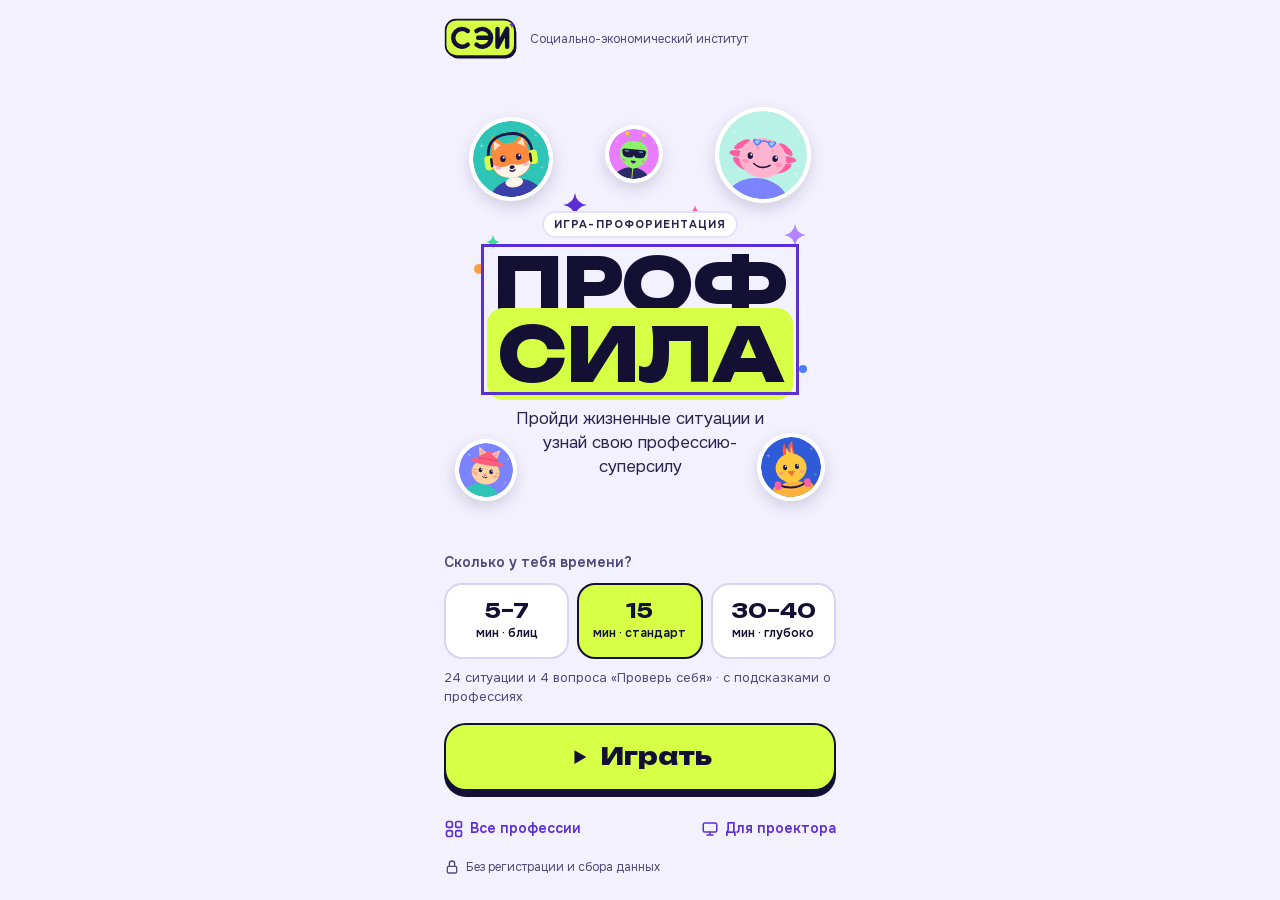
<file: game/index.html>
<!doctype html>
<html lang="ru">
<head>
<meta charset="utf-8">
<meta name="viewport" content="width=device-width, initial-scale=1, viewport-fit=cover">
<meta name="theme-color" content="#F4F1FF">
<meta name="description" content="ПРОФСИЛА — игра-профориентация СЭИ: пройди жизненные ситуации и узнай свою профессию-суперсилу.">
<title>ПРОФСИЛА · игра-профориентация СЭИ</title>
<link rel="icon" href="assets/logo-sei.svg" type="image/svg+xml">
<link rel="stylesheet" href="style.css?v=2026-10-29">
</head>
<body>
<main id="app"></main>
<noscript><p style="padding:24px;font-family:system-ui">Для игры нужен включённый JavaScript.</p></noscript>

<!-- Банк заданий: обычные скрипты, чтобы игра открывалась прямо с диска.
     ?v= — версия банка (bankVersion в content/directions.js): после правок поменяйте её здесь,
     чтобы браузеры игроков не смешали старые файлы с новыми. -->
<script src="config.js?v=2026-10-29"></script>
<script src="content/directions.js?v=2026-10-29"></script>
<script src="content/modes.js?v=2026-10-29"></script>
<script src="content/situations-1.js?v=2026-10-29"></script>
<script src="content/situations-2.js?v=2026-10-29"></script>
<script src="content/quick.js?v=2026-10-29"></script>
<script src="content/cases.js?v=2026-10-29"></script>
<script src="content/quiz.js?v=2026-10-29"></script>
<script src="js/engine.js?v=2026-10-29"></script>
<script src="js/vendor/qrcode.js?v=2026-10-29"></script>
<script src="js/qr.js?v=2026-10-29"></script>
<script src="js/app.js?v=2026-10-29"></script>
<script src="js/projector.js?v=2026-10-29"></script>
<script src="js/main.js?v=2026-10-29"></script>
</body>
</html>
</file>
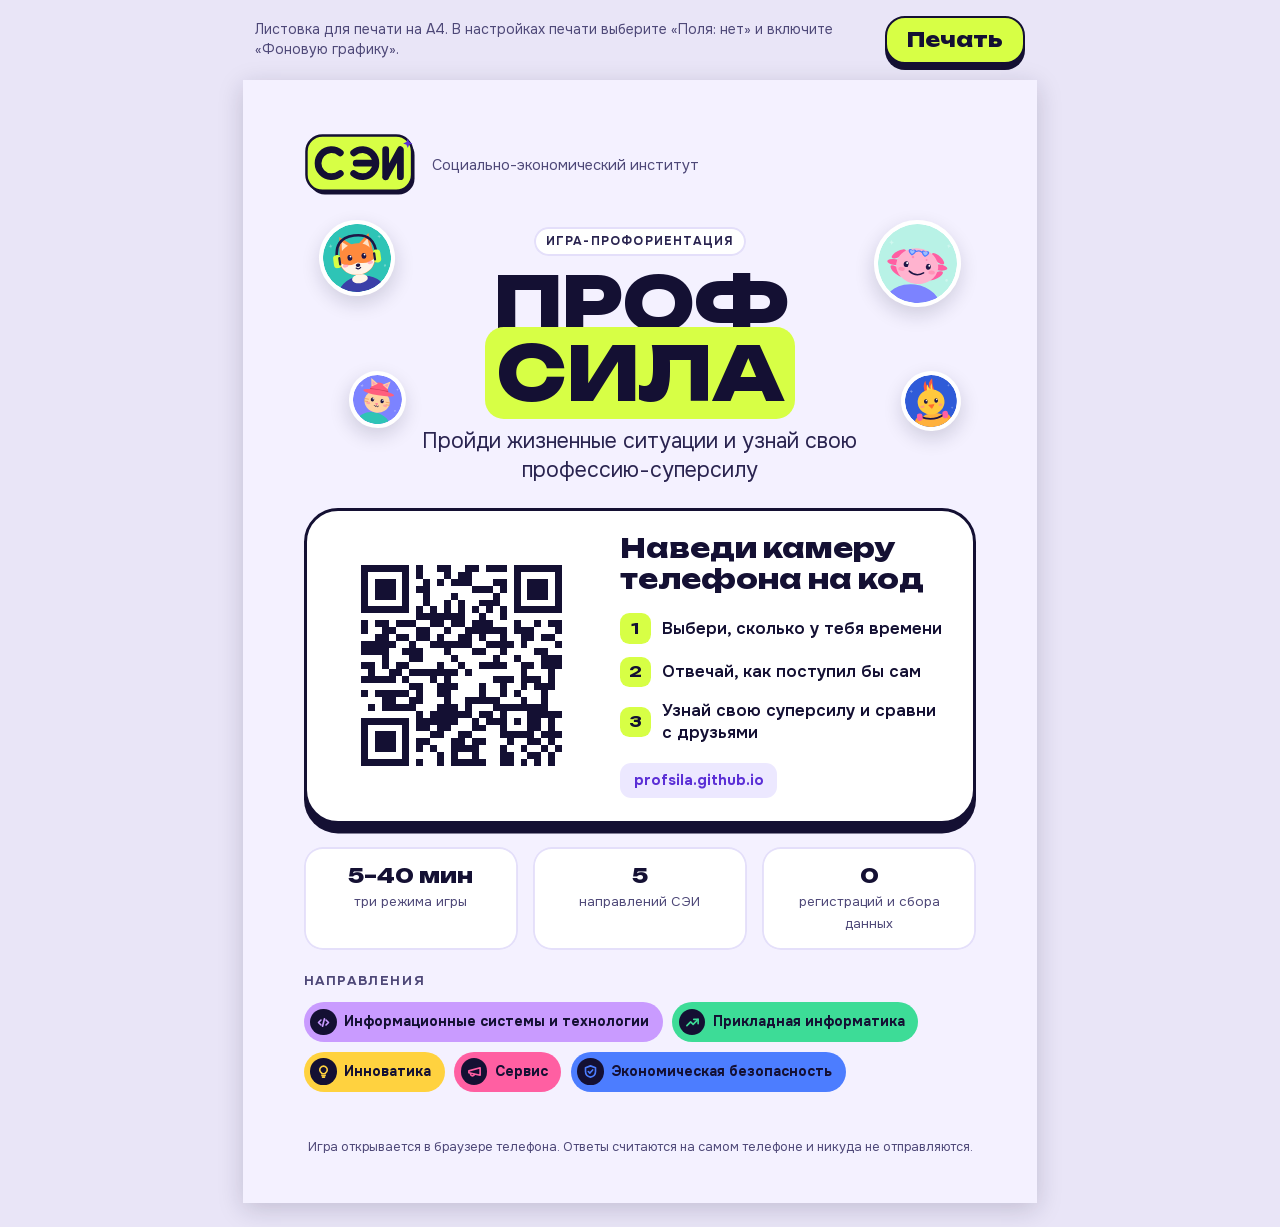
<file: game/flyer.html>
<!doctype html>
<html lang="ru">
<head>
<meta charset="utf-8">
<meta name="viewport" content="width=device-width, initial-scale=1">
<title>ПРОФСИЛА · листовка A4</title>
<link rel="icon" href="assets/logo-sei.svg" type="image/svg+xml">
<link rel="stylesheet" href="style.css?v=2026-10-29">
<style>
/* Листовка A4 с QR-кодом. Печать: Ctrl+P (⌘P на Mac), формат A4, поля «нет». */
@page { size: A4; margin: 0; }
html, body { background: #E9E5F7; }
* { -webkit-print-color-adjust: exact; print-color-adjust: exact; }
.toolbar { max-width: 210mm; margin: 16px auto; padding: 0 12px; display: flex; align-items: center; justify-content: space-between; gap: 16px; font-size: 14px; color: var(--muted); }
.toolbar .btn { width: auto; min-height: 48px; padding: 0 20px; flex-shrink: 0; }
.sheet {
  position: relative; overflow: hidden;
  width: 210mm; height: 297mm; margin: 0 auto 24px;
  padding: 14mm 16mm 12mm;
  background: var(--bg); color: var(--ink);
  display: flex; flex-direction: column; gap: 6mm;
  box-shadow: 0 6px 24px rgba(20,16,51,.18);
}
.f-brand { display: flex; align-items: center; gap: 4mm; font-size: 11pt; color: var(--muted); }
.f-brand img { width: 30mm; }
.f-hero { position: relative; text-align: center; padding-top: 2mm; }
.f-hero .badge-top { display: inline-block; font-size: 9pt; }
.f-title { font-family: var(--display); font-weight: 800; font-size: 56pt; line-height: .94; letter-spacing: -.02em; }
.f-title span { padding: 0 3mm; border-radius: 5mm; background: var(--lime); }
.f-lead { margin: 5mm auto 0; max-width: 130mm; font-size: 16pt; line-height: 1.35; color: var(--ink-2); }
.f-av { position: absolute; border-radius: 50%; border: 1.2mm solid #FFFFFF; box-shadow: 0 2mm 5mm rgba(20,16,51,.16); background: #FFFFFF; }
.f-qr { display: grid; grid-template-columns: 68mm minmax(0, 1fr); gap: 8mm; align-items: center; padding: 6mm 7mm; border-radius: 9mm; background: #FFFFFF; border: .9mm solid var(--ink); box-shadow: 0 2.5mm 0 var(--ink); }
.f-qr .code svg { width: 68mm; height: 68mm; display: block; }
.f-qr h2 { font-family: var(--display); font-weight: 800; font-size: 20pt; line-height: 1.15; }
.f-qr ol { list-style: none; padding: 0; margin-top: 5mm; display: flex; flex-direction: column; gap: 3.5mm; }
.f-qr li { display: flex; align-items: center; gap: 3mm; font-size: 12.5pt; font-weight: 600; line-height: 1.3; }
.f-qr li b { width: 8mm; height: 8mm; flex-shrink: 0; border-radius: 2.5mm; background: var(--lime); display: flex; align-items: center; justify-content: center; font-family: var(--display); font-size: 11pt; }
.f-url { margin-top: 5mm; display: inline-block; padding: 2mm 3.5mm; border-radius: 3mm; background: var(--plate); font-weight: 700; font-size: 11pt; color: var(--accent); white-space: nowrap; }
.f-facts { display: grid; grid-template-columns: repeat(3, minmax(0, 1fr)); gap: 4mm; }
.f-facts div { padding: 4mm; border-radius: 5mm; background: #FFFFFF; box-shadow: inset 0 0 0 .5mm var(--line); text-align: center; }
.f-facts b { display: block; font-family: var(--display); font-weight: 800; font-size: 15pt; }
.f-facts span { font-size: 10pt; color: var(--muted); }
.f-dirs p { font-size: 10pt; font-weight: 700; letter-spacing: .12em; text-transform: uppercase; color: var(--muted); margin-bottom: 3mm; }
.f-dirs ul { list-style: none; padding: 0; display: flex; flex-wrap: wrap; gap: 2.5mm; }
.f-dirs li { display: flex; align-items: center; gap: 2mm; padding: 1.8mm 3.5mm 1.8mm 1.8mm; border-radius: 99mm; font-size: 10.5pt; font-weight: 700; }
.f-dirs li i { width: 7mm; height: 7mm; border-radius: 50%; background: var(--ink); display: flex; align-items: center; justify-content: center; }
.f-foot { margin-top: auto; font-size: 9.5pt; color: var(--muted); text-align: center; }
@media print {
  html, body { background: #FFFFFF; }
  .toolbar { display: none; }
  .sheet { margin: 0; box-shadow: none; }
}
@media screen and (max-width: 820px) {
  .sheet { transform-origin: top left; }
}
</style>
</head>
<body>
<div class="toolbar">
  <p>Листовка для печати на A4. В настройках печати выберите «Поля: нет» и включите «Фоновую графику».</p>
  <button class="btn btn-cta press" onclick="window.print()">Печать</button>
</div>
<main class="sheet" id="sheet">
  <div class="f-brand"><img src="assets/logo-sei.svg" alt="СЭИ"><span>Социально-экономический институт</span></div>
  <div class="f-hero" id="hero">
    <p class="badge-top">игра-профориентация</p>
    <h1 class="f-title">ПРОФ<br><span>СИЛА</span></h1>
    <p class="f-lead">Пройди жизненные ситуации и узнай свою профессию-суперсилу</p>
  </div>
  <section class="f-qr">
    <div class="code" id="code"></div>
    <div>
      <h2>Наведи камеру телефона на код</h2>
      <ol>
        <li><b>1</b>Выбери, сколько у тебя времени</li>
        <li><b>2</b>Отвечай, как поступил бы сам</li>
        <li><b>3</b>Узнай свою суперсилу и сравни с друзьями</li>
      </ol>
      <p class="f-url" id="url"></p>
    </div>
  </section>
  <div class="f-facts">
    <div><b>5–40 мин</b><span>три режима игры</span></div>
    <div><b id="dir-n">5</b><span>направлений СЭИ</span></div>
    <div><b>0</b><span>регистраций и сбора данных</span></div>
  </div>
  <div class="f-dirs"><p>Направления</p><ul id="dirs"></ul></div>
  <p class="f-foot">Игра открывается в браузере телефона. Ответы считаются на самом телефоне и никуда не отправляются.</p>
</main>

<script src="config.js?v=2026-10-29"></script>
<script src="content/directions.js?v=2026-10-29"></script>
<script src="js/vendor/qrcode.js?v=2026-10-29"></script>
<script src="js/qr.js?v=2026-10-29"></script>
<script>
(function () {
  "use strict";
  var P = window.PROFSILA;
  var url = P.qr.playUrl();
  document.getElementById("code").innerHTML = url ? P.qr.svg(url, "QR-код со ссылкой на игру") : "<p>Укажите адрес игры в config.js</p>";
  document.getElementById("url").textContent = url ? P.qr.shortUrl(url) : "";

  document.getElementById("dir-n").textContent = P.directions.length;
  document.getElementById("dirs").innerHTML = P.directions.map(function (d) {
    var paths = [d.icon.a, d.icon.b, d.icon.c].filter(Boolean).map(function (p) { return "<path d=\"" + p + "\"></path>"; }).join("");
    return "<li style=\"background:" + d.color + "\"><i><svg width=\"15\" height=\"15\" viewBox=\"0 0 24 24\" fill=\"none\" stroke=\"" + d.color +
      "\" stroke-width=\"2.6\" stroke-linecap=\"round\" stroke-linejoin=\"round\" aria-hidden=\"true\">" + paths + "</svg></i>" + d.tab + "</li>";
  }).join("");

  // Аватары вокруг заголовка, как на стартовом экране игры.
  var hero = document.getElementById("hero");
  [[1, 20, "4mm", "0", -8], [10, 23, "auto", "0", 7, true], [4, 15, "12mm", "40mm", 10], [24, 16, "auto", "40mm", -6, true]].forEach(function (a) {
    var img = document.createElement("img");
    img.className = "f-av";
    img.alt = "";
    img.src = "avatars/a" + (a[0] < 10 ? "0" : "") + a[0] + ".svg";
    img.style.cssText = "width:" + a[1] + "mm;height:" + a[1] + "mm;top:" + a[3] + ";" + (a[5] ? "right:4mm" : "left:" + a[2]) + ";transform:rotate(" + a[4] + "deg)";
    hero.appendChild(img);
  });

  // На узком экране листовка уменьшается целиком, при печати — всегда A4.
  function fit() {
    var s = document.getElementById("sheet"), w = window.innerWidth, mm = 210 * 96 / 25.4;
    s.style.transform = w < mm + 24 ? "scale(" + ((w - 24) / mm) + ")" : "";
    s.style.marginLeft = w < mm + 24 ? "12px" : "";
    s.style.marginBottom = w < mm + 24 ? (-(1 - (w - 24) / mm) * 297 * 96 / 25.4 + 24) + "px" : "";
  }
  window.addEventListener("resize", fit);
  window.addEventListener("beforeprint", function () { var s = document.getElementById("sheet"); s.style.transform = ""; s.style.marginLeft = ""; s.style.marginBottom = ""; });
  window.addEventListener("afterprint", fit);
  fit();
})();
</script>
</body>
</html>
</file>
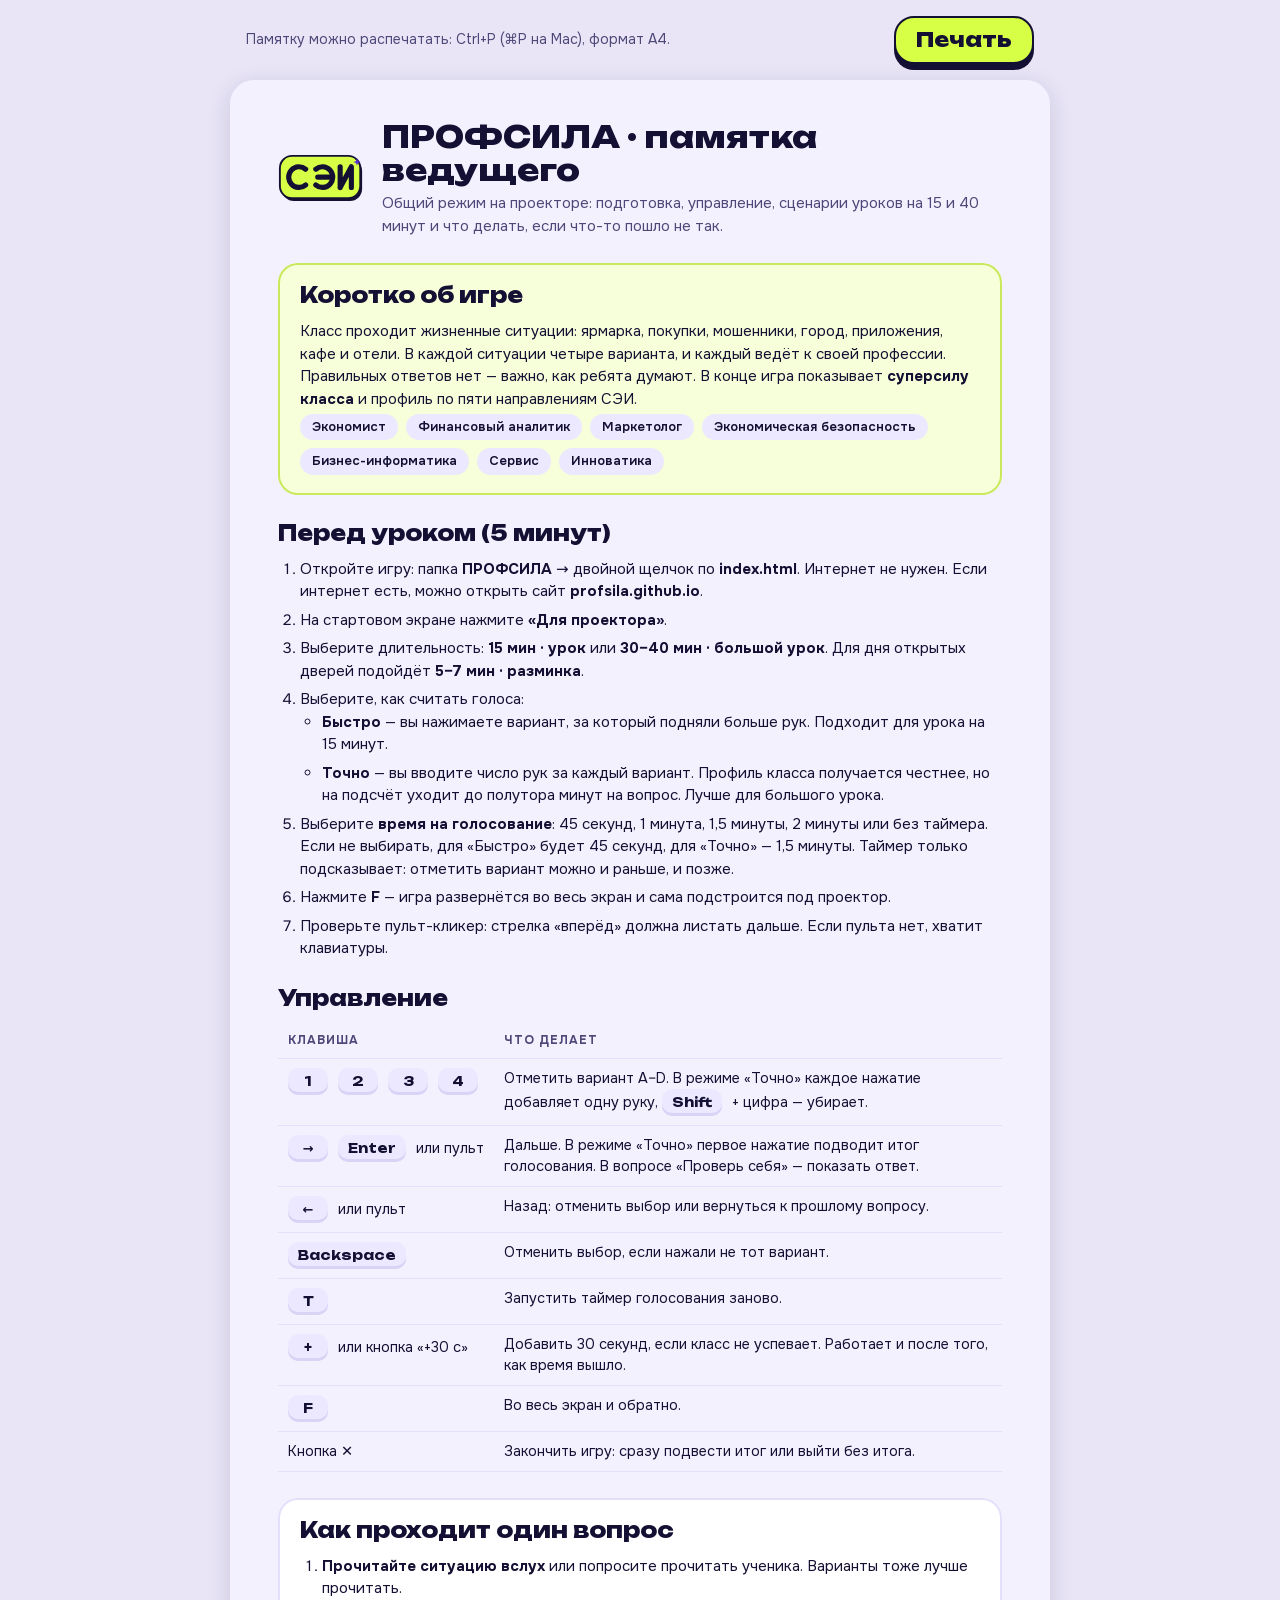
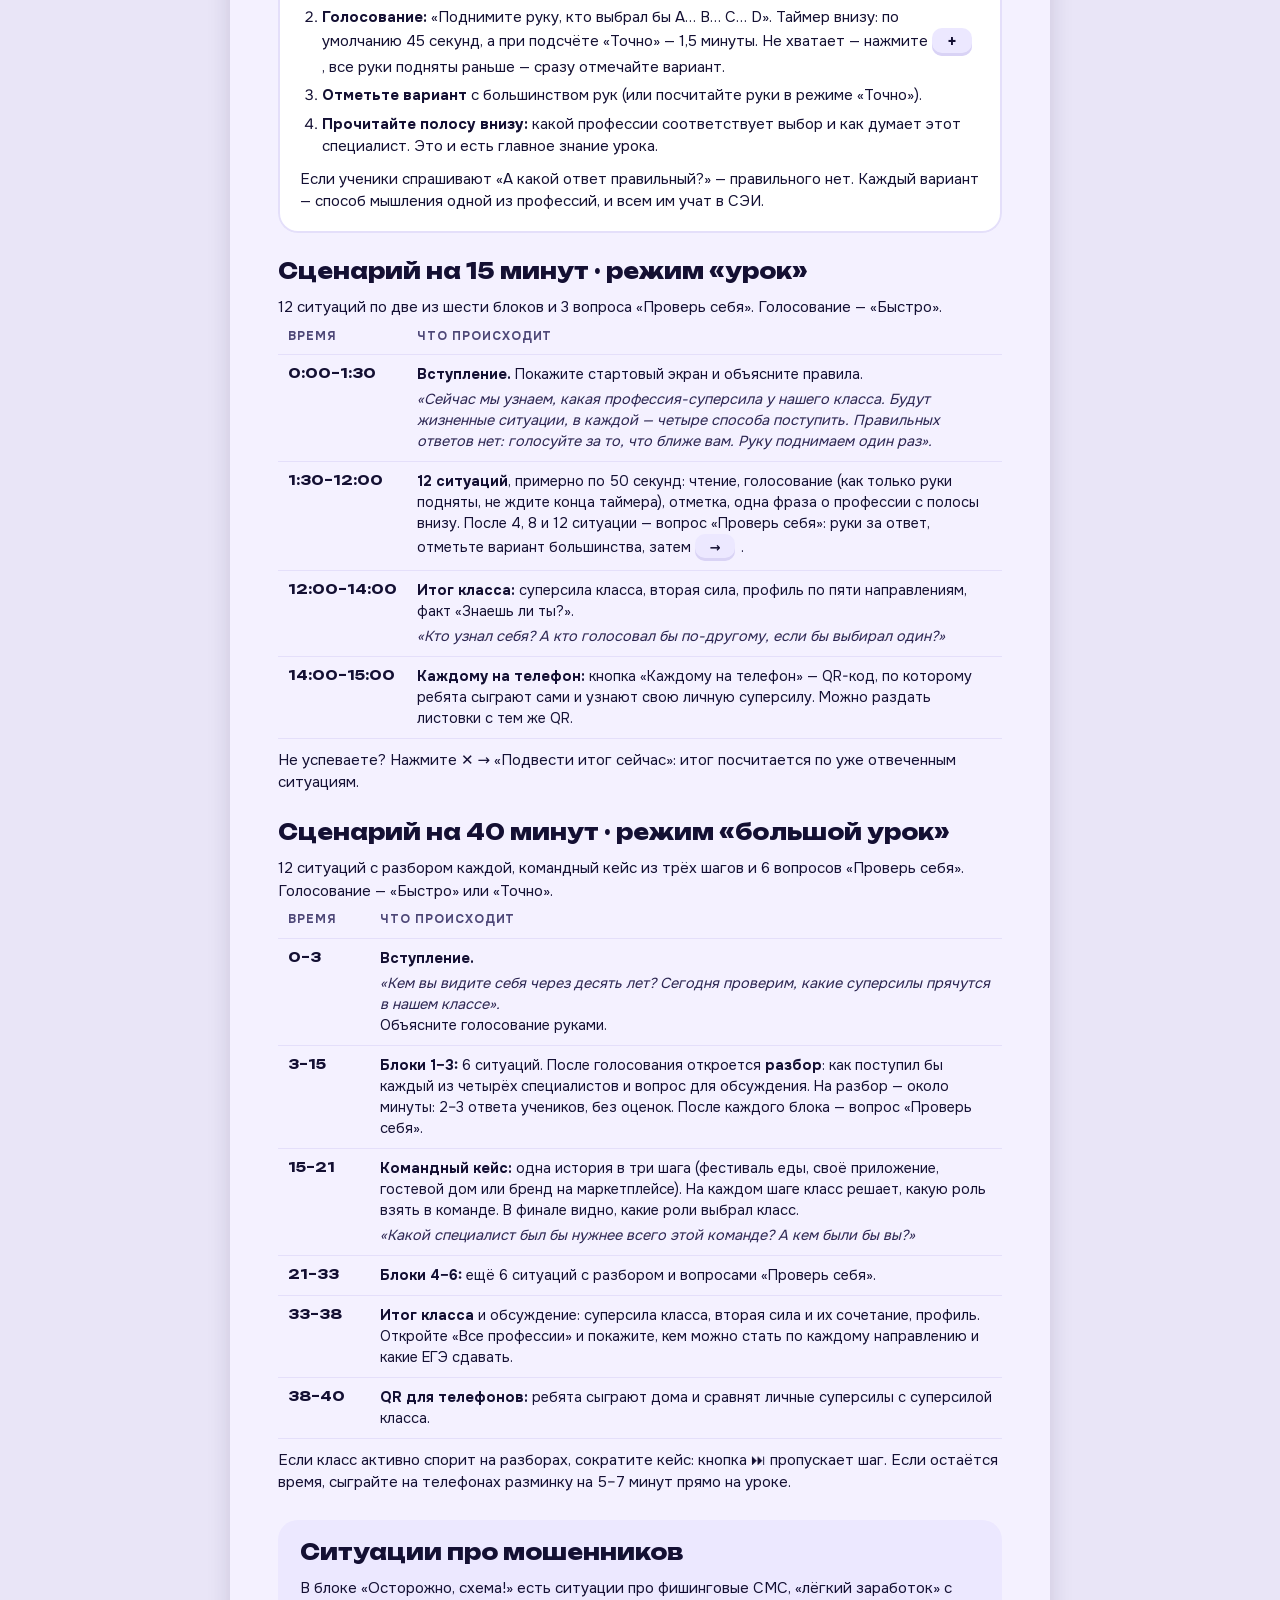
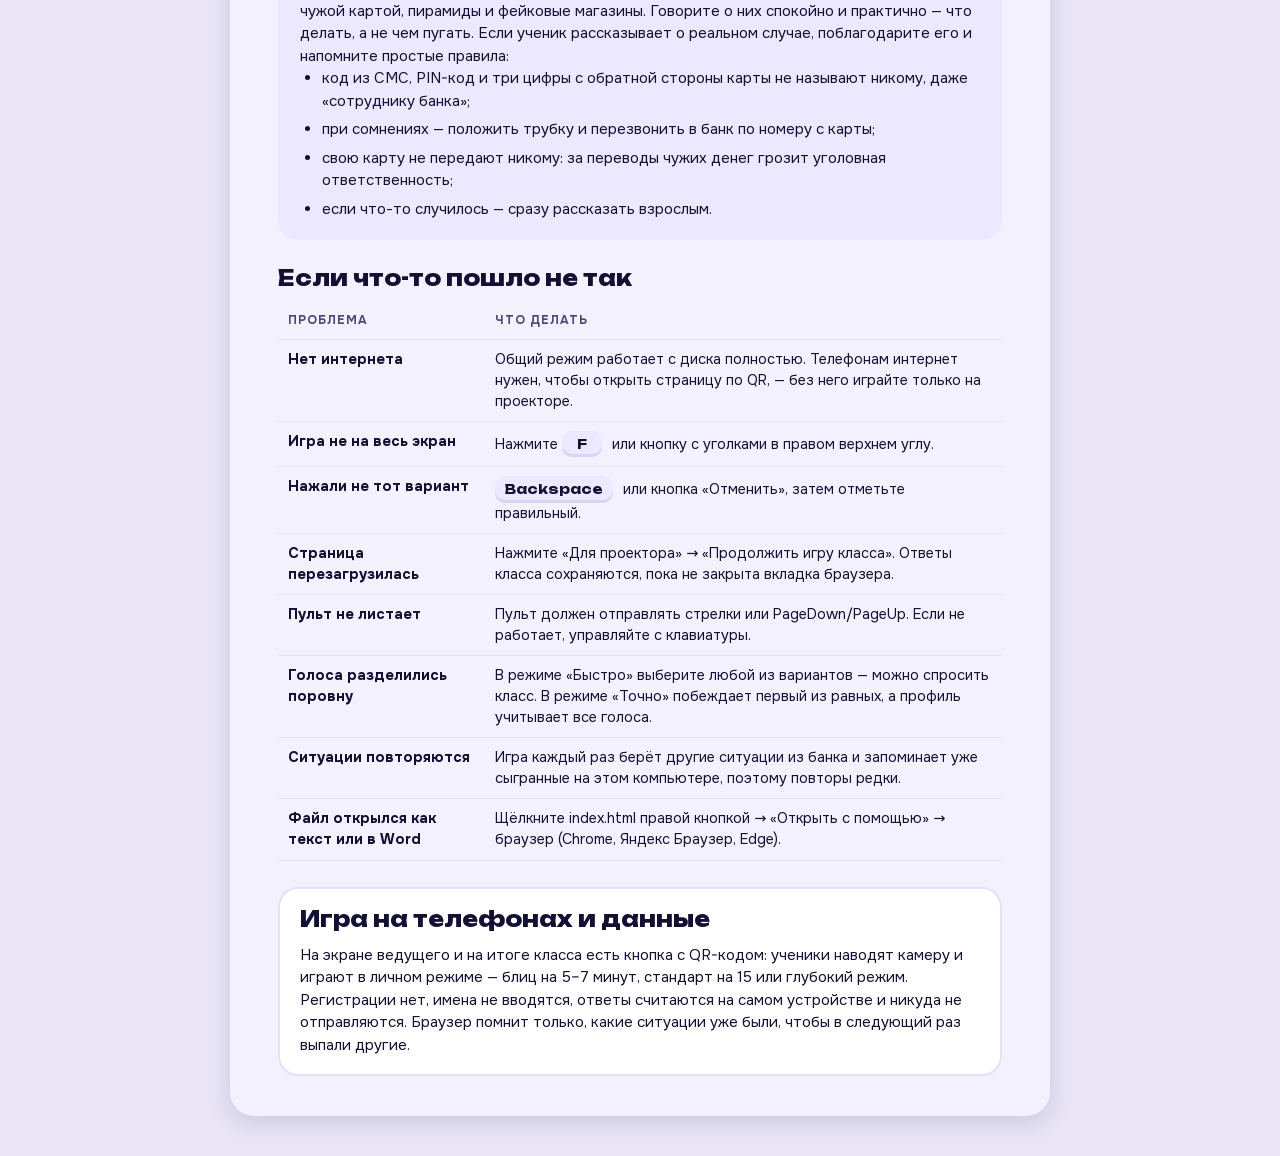
<file: game/host.html>
<!doctype html>
<html lang="ru">
<head>
<meta charset="utf-8">
<meta name="viewport" content="width=device-width, initial-scale=1">
<title>ПРОФСИЛА · памятка ведущего</title>
<link rel="icon" href="assets/logo-sei.svg" type="image/svg+xml">
<link rel="stylesheet" href="style.css?v=2026-10-29">
<style>
/* Памятка ведущего. Печать: Ctrl+P (⌘P на Mac), формат A4. */
@page { size: A4; margin: 14mm 14mm 12mm; }
html, body { background: #E9E5F7; }
* { -webkit-print-color-adjust: exact; print-color-adjust: exact; }
.toolbar { max-width: 820px; margin: 16px auto 0; padding: 0 16px; display: flex; align-items: center; justify-content: space-between; gap: 16px; font-size: 14px; color: var(--muted); }
.toolbar .btn { width: auto; min-height: 48px; padding: 0 20px; flex-shrink: 0; }
.doc { max-width: 820px; margin: 16px auto 40px; padding: 40px 48px; background: var(--bg); border-radius: 24px; box-shadow: 0 6px 24px rgba(20,16,51,.14); display: flex; flex-direction: column; gap: 26px; }
@media (max-width: 640px) { .doc { padding: 24px 18px; border-radius: 0; margin: 0; } }
.d-head { display: flex; align-items: center; gap: 18px; }
.d-head img { width: 86px; flex-shrink: 0; }
.d-head h1 { font-family: var(--display); font-weight: 800; font-size: 30px; line-height: 1.1; }
.d-head p { margin-top: 6px; font-size: 15px; color: var(--muted); line-height: 1.4; }
.doc h2 { font-family: var(--display); font-weight: 800; font-size: 21px; line-height: 1.2; margin-bottom: 12px; }
.doc h3 { font-family: var(--display); font-weight: 700; font-size: 16px; margin: 14px 0 8px; }
.doc p, .doc li { font-size: 15px; line-height: 1.5; }
.doc ol, .doc ul { padding-left: 22px; display: flex; flex-direction: column; gap: 6px; }
.box { padding: 20px 22px; border-radius: 20px; background: #FFFFFF; box-shadow: inset 0 0 0 2px var(--line); }
.box.lime { background: #F6FFD9; box-shadow: inset 0 0 0 2px #C9E85A; }
.box.plate { background: var(--plate); box-shadow: none; }
table { width: 100%; border-collapse: collapse; font-size: 14.5px; line-height: 1.45; }
th, td { text-align: left; vertical-align: top; padding: 9px 10px; border-bottom: 1px solid var(--line); }
th { font-size: 12px; font-weight: 700; letter-spacing: .08em; text-transform: uppercase; color: var(--muted); }
td.t { white-space: nowrap; font-family: var(--display); font-weight: 700; font-size: 13px; width: 92px; }
td.k { white-space: nowrap; width: 150px; }
kbd { font-size: 13px; }
.say { display: block; margin-top: 4px; color: var(--ink-2); font-style: italic; }
.pill-row { display: flex; flex-wrap: wrap; gap: 8px; margin-top: 4px; }
.pill-row span { padding: 4px 12px; border-radius: 999px; background: var(--plate); font-size: 13px; font-weight: 600; }
.page-break { break-before: page; }
.avoid { break-inside: avoid; }
tr { break-inside: avoid; }
h2 { break-after: avoid; }
@media print {
  html, body { background: #FFFFFF; }
  .toolbar { display: none; }
  .doc { max-width: none; margin: 0; padding: 0; background: #FFFFFF; border-radius: 0; box-shadow: none; gap: 18px; }
  .box { box-shadow: inset 0 0 0 1.5px var(--line); }
}
</style>
</head>
<body>
<div class="toolbar">
  <p>Памятку можно распечатать: Ctrl+P (⌘P на Mac), формат A4.</p>
  <button class="btn btn-cta press" onclick="window.print()">Печать</button>
</div>

<main class="doc">
  <header class="d-head">
    <img src="assets/logo-sei.svg" alt="СЭИ">
    <div>
      <h1>ПРОФСИЛА · памятка ведущего</h1>
      <p>Общий режим на проекторе: подготовка, управление, сценарии уроков на 15 и 40 минут и что делать, если что-то пошло не так.</p>
    </div>
  </header>

  <section class="box lime avoid">
    <h2>Коротко об игре</h2>
    <p>Класс проходит жизненные ситуации: ярмарка, покупки, мошенники, город, приложения, кафе и отели. В каждой ситуации четыре варианта, и каждый ведёт к своей профессии. Правильных ответов нет — важно, как ребята думают. В конце игра показывает <b>суперсилу класса</b> и профиль по пяти направлениям СЭИ.</p>
    <div class="pill-row"><span>Экономист</span><span>Финансовый аналитик</span><span>Маркетолог</span><span>Экономическая безопасность</span><span>Бизнес-информатика</span><span>Сервис</span><span>Инноватика</span></div>
  </section>

  <section>
    <h2>Перед уроком (5 минут)</h2>
    <ol>
      <li>Откройте игру: папка <b>ПРОФСИЛА</b> → двойной щелчок по <b>index.html</b>. Интернет не нужен. Если интернет есть, можно открыть сайт <b>profsila.github.io</b>.</li>
      <li>На стартовом экране нажмите <b>«Для проектора»</b>.</li>
      <li>Выберите длительность: <b>15 мин · урок</b> или <b>30–40 мин · большой урок</b>. Для дня открытых дверей подойдёт <b>5–7 мин · разминка</b>.</li>
      <li>Выберите, как считать голоса:
        <ul>
          <li><b>Быстро</b> — вы нажимаете вариант, за который подняли больше рук. Подходит для урока на 15 минут.</li>
          <li><b>Точно</b> — вы вводите число рук за каждый вариант. Профиль класса получается честнее, но на подсчёт уходит до полутора минут на вопрос. Лучше для большого урока.</li>
        </ul>
      </li>
      <li>Выберите <b>время на голосование</b>: 45 секунд, 1 минута, 1,5 минуты, 2 минуты или без таймера. Если не выбирать, для «Быстро» будет 45 секунд, для «Точно» — 1,5 минуты. Таймер только подсказывает: отметить вариант можно и раньше, и позже.</li>
      <li>Нажмите <b>F</b> — игра развернётся во весь экран и сама подстроится под проектор.</li>
      <li>Проверьте пульт-кликер: стрелка «вперёд» должна листать дальше. Если пульта нет, хватит клавиатуры.</li>
    </ol>
  </section>

  <section>
    <h2>Управление</h2>
    <table>
      <tr><th>Клавиша</th><th>Что делает</th></tr>
      <tr><td class="k"><kbd>1</kbd> <kbd>2</kbd> <kbd>3</kbd> <kbd>4</kbd></td><td>Отметить вариант A–D. В режиме «Точно» каждое нажатие добавляет одну руку, <kbd>Shift</kbd> + цифра — убирает.</td></tr>
      <tr><td class="k"><kbd>→</kbd> <kbd>Enter</kbd> или пульт</td><td>Дальше. В режиме «Точно» первое нажатие подводит итог голосования. В вопросе «Проверь себя» — показать ответ.</td></tr>
      <tr><td class="k"><kbd>←</kbd> или пульт</td><td>Назад: отменить выбор или вернуться к прошлому вопросу.</td></tr>
      <tr><td class="k"><kbd>Backspace</kbd></td><td>Отменить выбор, если нажали не тот вариант.</td></tr>
      <tr><td class="k"><kbd>T</kbd></td><td>Запустить таймер голосования заново.</td></tr>
      <tr><td class="k"><kbd>+</kbd> или кнопка «+30 с»</td><td>Добавить 30 секунд, если класс не успевает. Работает и после того, как время вышло.</td></tr>
      <tr><td class="k"><kbd>F</kbd></td><td>Во весь экран и обратно.</td></tr>
      <tr><td class="k">Кнопка ✕</td><td>Закончить игру: сразу подвести итог или выйти без итога.</td></tr>
    </table>
  </section>

  <section class="box avoid">
    <h2>Как проходит один вопрос</h2>
    <ol>
      <li><b>Прочитайте ситуацию вслух</b> или попросите прочитать ученика. Варианты тоже лучше прочитать.</li>
      <li><b>Голосование:</b> «Поднимите руку, кто выбрал бы A… B… C… D». Таймер внизу: по умолчанию 45 секунд, а при подсчёте «Точно» — 1,5 минуты. Не хватает — нажмите <kbd>+</kbd>, все руки подняты раньше — сразу отмечайте вариант.</li>
      <li><b>Отметьте вариант</b> с большинством рук (или посчитайте руки в режиме «Точно»).</li>
      <li><b>Прочитайте полосу внизу:</b> какой профессии соответствует выбор и как думает этот специалист. Это и есть главное знание урока.</li>
    </ol>
    <p style="margin-top:10px">Если ученики спрашивают «А какой ответ правильный?» — правильного нет. Каждый вариант — способ мышления одной из профессий, и всем им учат в СЭИ.</p>
  </section>

  <section>
    <h2>Сценарий на 15 минут · режим «урок»</h2>
    <p>12 ситуаций по две из шести блоков и 3 вопроса «Проверь себя». Голосование — «Быстро».</p>
    <table>
      <tr><th>Время</th><th>Что происходит</th></tr>
      <tr><td class="t">0:00–1:30</td><td><b>Вступление.</b> Покажите стартовый экран и объясните правила.<span class="say">«Сейчас мы узнаем, какая профессия-суперсила у нашего класса. Будут жизненные ситуации, в каждой — четыре способа поступить. Правильных ответов нет: голосуйте за то, что ближе вам. Руку поднимаем один раз».</span></td></tr>
      <tr><td class="t">1:30–12:00</td><td><b>12 ситуаций</b>, примерно по 50 секунд: чтение, голосование (как только руки подняты, не ждите конца таймера), отметка, одна фраза о профессии с полосы внизу. После 4, 8 и 12 ситуации — вопрос «Проверь себя»: руки за ответ, отметьте вариант большинства, затем <kbd>→</kbd>.</td></tr>
      <tr><td class="t">12:00–14:00</td><td><b>Итог класса:</b> суперсила класса, вторая сила, профиль по пяти направлениям, факт «Знаешь ли ты?».<span class="say">«Кто узнал себя? А кто голосовал бы по-другому, если бы выбирал один?»</span></td></tr>
      <tr><td class="t">14:00–15:00</td><td><b>Каждому на телефон:</b> кнопка «Каждому на телефон» — QR-код, по которому ребята сыграют сами и узнают свою личную суперсилу. Можно раздать листовки с тем же QR.</td></tr>
    </table>
    <p style="margin-top:10px">Не успеваете? Нажмите ✕ → «Подвести итог сейчас»: итог посчитается по уже отвеченным ситуациям.</p>
  </section>

  <section>
    <h2>Сценарий на 40 минут · режим «большой урок»</h2>
    <p>12 ситуаций с разбором каждой, командный кейс из трёх шагов и 6 вопросов «Проверь себя». Голосование — «Быстро» или «Точно».</p>
    <table>
      <tr><th>Время</th><th>Что происходит</th></tr>
      <tr><td class="t">0–3</td><td><b>Вступление.</b><span class="say">«Кем вы видите себя через десять лет? Сегодня проверим, какие суперсилы прячутся в нашем классе».</span>Объясните голосование руками.</td></tr>
      <tr><td class="t">3–15</td><td><b>Блоки 1–3:</b> 6 ситуаций. После голосования откроется <b>разбор</b>: как поступил бы каждый из четырёх специалистов и вопрос для обсуждения. На разбор — около минуты: 2–3 ответа учеников, без оценок. После каждого блока — вопрос «Проверь себя».</td></tr>
      <tr><td class="t">15–21</td><td><b>Командный кейс:</b> одна история в три шага (фестиваль еды, своё приложение, гостевой дом или бренд на маркетплейсе). На каждом шаге класс решает, какую роль взять в команде. В финале видно, какие роли выбрал класс.<span class="say">«Какой специалист был бы нужнее всего этой команде? А кем были бы вы?»</span></td></tr>
      <tr><td class="t">21–33</td><td><b>Блоки 4–6:</b> ещё 6 ситуаций с разбором и вопросами «Проверь себя».</td></tr>
      <tr><td class="t">33–38</td><td><b>Итог класса</b> и обсуждение: суперсила класса, вторая сила и их сочетание, профиль. Откройте «Все профессии» и покажите, кем можно стать по каждому направлению и какие ЕГЭ сдавать.</td></tr>
      <tr><td class="t">38–40</td><td><b>QR для телефонов:</b> ребята сыграют дома и сравнят личные суперсилы с суперсилой класса.</td></tr>
    </table>
    <p style="margin-top:10px">Если класс активно спорит на разборах, сократите кейс: кнопка ⏭ пропускает шаг. Если остаётся время, сыграйте на телефонах разминку на 5–7 минут прямо на уроке.</p>
  </section>

  <section class="box plate avoid">
    <h2>Ситуации про мошенников</h2>
    <p>В блоке «Осторожно, схема!» есть ситуации про фишинговые СМС, «лёгкий заработок» с чужой картой, пирамиды и фейковые магазины. Говорите о них спокойно и практично — что делать, а не чем пугать. Если ученик рассказывает о реальном случае, поблагодарите его и напомните простые правила:</p>
    <ul>
      <li>код из СМС, PIN-код и три цифры с обратной стороны карты не называют никому, даже «сотруднику банка»;</li>
      <li>при сомнениях — положить трубку и перезвонить в банк по номеру с карты;</li>
      <li>свою карту не передают никому: за переводы чужих денег грозит уголовная ответственность;</li>
      <li>если что-то случилось — сразу рассказать взрослым.</li>
    </ul>
  </section>

  <section>
    <h2>Если что-то пошло не так</h2>
    <table>
      <tr><th>Проблема</th><th>Что делать</th></tr>
      <tr><td><b>Нет интернета</b></td><td>Общий режим работает с диска полностью. Телефонам интернет нужен, чтобы открыть страницу по QR, — без него играйте только на проекторе.</td></tr>
      <tr><td><b>Игра не на весь экран</b></td><td>Нажмите <kbd>F</kbd> или кнопку с уголками в правом верхнем углу.</td></tr>
      <tr><td><b>Нажали не тот вариант</b></td><td><kbd>Backspace</kbd> или кнопка «Отменить», затем отметьте правильный.</td></tr>
      <tr><td><b>Страница перезагрузилась</b></td><td>Нажмите «Для проектора» → «Продолжить игру класса». Ответы класса сохраняются, пока не закрыта вкладка браузера.</td></tr>
      <tr><td><b>Пульт не листает</b></td><td>Пульт должен отправлять стрелки или PageDown/PageUp. Если не работает, управляйте с клавиатуры.</td></tr>
      <tr><td><b>Голоса разделились поровну</b></td><td>В режиме «Быстро» выберите любой из вариантов — можно спросить класс. В режиме «Точно» побеждает первый из равных, а профиль учитывает все голоса.</td></tr>
      <tr><td><b>Ситуации повторяются</b></td><td>Игра каждый раз берёт другие ситуации из банка и запоминает уже сыгранные на этом компьютере, поэтому повторы редки.</td></tr>
      <tr><td><b>Файл открылся как текст или в Word</b></td><td>Щёлкните index.html правой кнопкой → «Открыть с помощью» → браузер (Chrome, Яндекс Браузер, Edge).</td></tr>
    </table>
  </section>

  <section class="box avoid">
    <h2>Игра на телефонах и данные</h2>
    <p>На экране ведущего и на итоге класса есть кнопка с QR-кодом: ученики наводят камеру и играют в личном режиме — блиц на 5–7 минут, стандарт на 15 или глубокий режим. Регистрации нет, имена не вводятся, ответы считаются на самом устройстве и никуда не отправляются. Браузер помнит только, какие ситуации уже были, чтобы в следующий раз выпали другие.</p>
  </section>
</main>
</body>
</html>
</file>
<file: game/style.css>
/* ПРОФСИЛА · светлая тема из макета (design/Kit.dc.html). Одна тема для телефона и проектора. */

/* ---------- шрифты: лежат в fonts/, интернет не нужен ---------- */
@font-face { font-family: "Onest"; font-style: normal; font-weight: 400 700; font-display: swap;
  src: url(fonts/onest-cyrillic.woff2) format("woff2");
  unicode-range: U+0301, U+0400-045F, U+0490-0491, U+04B0-04B1, U+2116; }
@font-face { font-family: "Onest"; font-style: normal; font-weight: 400 700; font-display: swap;
  src: url(fonts/onest-latin-ext.woff2) format("woff2");
  unicode-range: U+0100-02BA, U+02BD-02C5, U+02C7-02CC, U+02CE-02D7, U+02DD-02FF, U+0304, U+0308, U+0329, U+1D00-1DBF, U+1E00-1E9F, U+1EF2-1EFF, U+2020, U+20A0-20AB, U+20AD-20C4, U+2113, U+2C60-2C7F, U+A720-A7FF; }
@font-face { font-family: "Onest"; font-style: normal; font-weight: 400 700; font-display: swap;
  src: url(fonts/onest-latin.woff2) format("woff2");
  unicode-range: U+0000-00FF, U+0131, U+0152-0153, U+02BB-02BC, U+02C6, U+02DA, U+02DC, U+0304, U+0308, U+0329, U+2000-206F, U+20AC, U+2122, U+2191, U+2193, U+2212, U+2215, U+FEFF, U+FFFD; }
@font-face { font-family: "Unbounded"; font-style: normal; font-weight: 600 800; font-display: swap;
  src: url(fonts/unbounded-cyrillic.woff2) format("woff2");
  unicode-range: U+0301, U+0400-045F, U+0490-0491, U+04B0-04B1, U+2116; }
@font-face { font-family: "Unbounded"; font-style: normal; font-weight: 600 800; font-display: swap;
  src: url(fonts/unbounded-latin-ext.woff2) format("woff2");
  unicode-range: U+0100-02BA, U+02BD-02C5, U+02C7-02CC, U+02CE-02D7, U+02DD-02FF, U+0304, U+0308, U+0329, U+1D00-1DBF, U+1E00-1E9F, U+1EF2-1EFF, U+2020, U+20A0-20AB, U+20AD-20C4, U+2113, U+2C60-2C7F, U+A720-A7FF; }
@font-face { font-family: "Unbounded"; font-style: normal; font-weight: 600 800; font-display: swap;
  src: url(fonts/unbounded-latin.woff2) format("woff2");
  unicode-range: U+0000-00FF, U+0131, U+0152-0153, U+02BB-02BC, U+02C6, U+02DA, U+02DC, U+0304, U+0308, U+0329, U+2000-206F, U+20AC, U+2122, U+2191, U+2193, U+2212, U+2215, U+FEFF, U+FFFD; }

/* ---------- цвета ---------- */
:root {
  --bg: #F4F1FF;
  --card: #FFFFFF;
  --line: #E4DFFA;
  --line-2: #D9D3F5;
  --plate: #ECE8FF;
  --hover: #F7F5FF;
  --ink: #141033;
  --ink-2: #2A2450;
  --muted: #4E4878;
  --accent: #5B2FD6;
  --accent-dark: #3F1DA8;
  --lime: #D7FF45;
  --ok: #3DDC97;
  --ok-soft: #E2FAEF;
  --no: #B8124E;
  --no-soft: #FFE6EF;
  --display: "Unbounded", "Arial Black", system-ui, sans-serif;
  --text: "Onest", system-ui, -apple-system, "Segoe UI", Roboto, sans-serif;
}

* { box-sizing: border-box; }
html { -webkit-text-size-adjust: 100%; }
body {
  margin: 0;
  background: var(--bg);
  color: var(--ink);
  font-family: var(--text);
  font-size: 16px;
  line-height: 1.4;
  -webkit-font-smoothing: antialiased;
}
a { color: var(--accent); }
a:hover { color: var(--accent-dark); }
button { font: inherit; color: inherit; }
img, svg { display: block; }
p, h1, h2, h3, ul, ol { margin: 0; }
:focus-visible { outline: 3px solid var(--accent); outline-offset: 3px; }
[hidden] { display: none !important; }
.sr-only { position: absolute; width: 1px; height: 1px; overflow: hidden; clip: rect(0 0 0 0); white-space: nowrap; }

/* ---------- каркас экрана: колонка телефона, на ноутбуке по центру ---------- */
#app { min-height: 100vh; min-height: 100dvh; }
.screen {
  width: 100%;
  max-width: 440px;
  min-height: 100vh;
  min-height: 100dvh;
  margin: 0 auto;
  padding: 18px 24px 24px;
  display: flex;
  flex-direction: column;
  gap: 16px;
}
.screen:focus { outline: none; }
@media (max-width: 370px) { .screen { padding: 14px 16px 20px; } }
.grow { flex: 1; }
.push { margin-top: auto; }
.stack { display: flex; flex-direction: column; gap: 12px; }
.row { display: flex; align-items: center; gap: 12px; }
.center { text-align: center; }

/* ---------- типографика ---------- */
.display { font-family: var(--display); font-weight: 800; letter-spacing: -.01em; }
.title { font-family: var(--display); font-weight: 700; font-size: 18px; line-height: 1.25; }
.eyebrow { font-size: 12px; font-weight: 700; letter-spacing: .12em; text-transform: uppercase; color: var(--muted); }
.muted { color: var(--muted); }
.note { font-size: 13px; line-height: 1.45; color: var(--muted); }
.lead { font-size: 17px; line-height: 1.4; color: var(--ink-2); }
.prompt { font-size: 19px; line-height: 1.38; font-weight: 700; }

/* ---------- кнопки ---------- */
.press { transition: transform .14s cubic-bezier(.3,1.5,.6,1), box-shadow .14s ease, background-color .14s ease, border-color .14s ease; cursor: pointer; }
.press:hover { transform: translateY(-2px); }
.press:active { transform: translateY(4px) scale(.98); }
.press:disabled { opacity: .6; cursor: default; transform: none; }

.btn {
  min-height: 56px;
  padding: 0 20px;
  border-radius: 18px;
  border: 2px solid var(--ink);
  background: var(--card);
  color: var(--ink);
  display: flex;
  align-items: center;
  justify-content: center;
  gap: 10px;
  font-weight: 600;
  font-size: 16px;
  text-decoration: none;
  text-align: center;
  width: 100%;
}
.btn:hover { color: var(--ink); }
.btn-cta {
  min-height: 64px;
  border-radius: 20px;
  background: var(--lime);
  font-family: var(--display);
  font-weight: 800;
  font-size: 20px;
  box-shadow: 0 6px 0 var(--ink);
}
.btn-cta:active { box-shadow: 0 2px 0 var(--ink); }
.btn-cta.big { min-height: 68px; border-radius: 22px; font-size: 24px; }
.icon-btn {
  width: 44px; height: 44px; flex-shrink: 0;
  border: 0; border-radius: 14px;
  background: var(--card);
  box-shadow: inset 0 0 0 2px var(--line);
  color: var(--ink);
  display: flex; align-items: center; justify-content: center;
}
.link-btn {
  min-height: 44px;
  flex-shrink: 0;
  white-space: nowrap;
  border: 0; background: none; padding: 0;
  display: inline-flex; align-items: center; gap: 6px;
  font-size: 14px; font-weight: 600; color: var(--accent);
  cursor: pointer;
}
.link-btn:hover { color: var(--accent-dark); }

/* ---------- плашки ---------- */
.pill {
  padding: 9px 14px;
  border-radius: 999px;
  background: var(--card);
  box-shadow: inset 0 0 0 2px var(--line);
  font-family: var(--display);
  font-weight: 700;
  font-size: 14px;
  white-space: nowrap;
}
.pill b { color: var(--accent); font-weight: 700; }
.tag {
  display: inline-flex; align-items: center; gap: 6px;
  padding: 6px 10px;
  border-radius: 999px;
  background: var(--ink);
  color: #FFFFFF;
  font-size: 12px; font-weight: 700;
}
.card {
  padding: 22px;
  border-radius: 28px;
  background: var(--card);
  box-shadow: inset 0 0 0 2px var(--line);
}
.card.tight { padding: 16px 18px; border-radius: 22px; }
.dir-tile {
  flex-shrink: 0;
  display: flex; align-items: center; justify-content: center;
  color: var(--ink);
}

/* ---------- шапка игрока и прогресс ---------- */
.player { display: flex; align-items: center; gap: 10px; }
.player img { width: 44px; height: 44px; border-radius: 50%; border: 3px solid var(--ink); background: var(--card); }
.player .who { flex: 1; min-width: 0; }
.player .who p:first-child { font-size: 11px; font-weight: 700; letter-spacing: .1em; text-transform: uppercase; color: var(--muted); }
.player .who p:last-child { font-size: 15px; font-weight: 700; white-space: nowrap; overflow: hidden; text-overflow: ellipsis; }
.segs { display: grid; gap: 4px; }
.segs span { height: 6px; border-radius: 3px; background: var(--line-2); }
.segs span.done { background: var(--ink); }
.segs span.now { background: var(--accent); }

/* ---------- старт ---------- */
.brand { display: flex; align-items: center; gap: 12px; }
.brand img { width: 74px; height: auto; }
.brand p { font-size: 12px; line-height: 1.35; color: var(--muted); }
.hero { position: relative; width: 100%; max-width: 342px; height: 400px; margin: 0 auto; }
.hero .av { position: absolute; border-radius: 50%; border: 4px solid #FFFFFF; box-shadow: 0 6px 16px rgba(20,16,51,.16); background: var(--card); }
.hero .spark { position: absolute; inset: 0; pointer-events: none; }
.hero .copy { position: absolute; left: 0; right: 0; top: 104px; display: flex; flex-direction: column; align-items: center; text-align: center; }
.badge-top {
  margin-bottom: 12px; padding: 6px 12px;
  border-radius: 999px; background: var(--card); box-shadow: inset 0 0 0 2px var(--line);
  font-size: 11px; font-weight: 700; letter-spacing: .1em; text-transform: uppercase; color: var(--ink-2);
}
.logo-word { font-family: var(--display); font-weight: 800; font-size: 74px; line-height: .94; letter-spacing: -.02em; }
.logo-word span { padding: 0 10px; border-radius: 16px; background: var(--lime); }
@media (max-width: 370px) { .logo-word { font-size: 62px; } }
@keyframes bob { 0%, 100% { transform: translateY(0); } 50% { transform: translateY(-9px); } }
.bob { animation: bob 3.4s ease-in-out infinite; }
.bob2 { animation: bob 4.2s ease-in-out .6s infinite; }
.bob3 { animation: bob 3.8s ease-in-out 1.2s infinite; }
@keyframes twinkle { 0%, 100% { opacity: 1; transform: scale(1) rotate(0); } 50% { opacity: .35; transform: scale(.6) rotate(45deg); } }
.tw { animation: twinkle 2.6s ease-in-out infinite; transform-origin: center; transform-box: fill-box; }
.tw2 { animation: twinkle 3.1s ease-in-out .9s infinite; transform-origin: center; transform-box: fill-box; }
.modes { display: grid; grid-template-columns: repeat(3, minmax(0, 1fr)); gap: 8px; }
.mode {
  height: 76px; padding: 0;
  border-radius: 18px; border: 2px solid var(--line-2); background: var(--card);
  display: flex; flex-direction: column; align-items: center; justify-content: center; gap: 4px;
}
.mode[aria-pressed="true"] { background: var(--lime); border-color: var(--ink); }
.mode .t { font-family: var(--display); font-weight: 700; font-size: 20px; line-height: 1; }
.mode .n { font-size: 12px; font-weight: 600; }
.resume {
  display: flex; align-items: center; gap: 12px;
  padding: 12px 14px; border-radius: 18px;
  background: var(--card); box-shadow: inset 0 0 0 2px var(--accent);
}
.resume p { flex: 1; font-size: 14px; line-height: 1.35; }

/* ---------- выбор персонажа ---------- */
.slot {
  position: relative; align-self: center;
  width: 316px; max-width: calc(100% - 26px);
  padding: 16px 18px; border-radius: 34px;
  background: var(--card); border: 3px solid var(--ink); box-shadow: 0 8px 0 var(--ink);
  display: flex; flex-direction: column; align-items: center; gap: 14px;
}
.bulbs { display: flex; justify-content: space-between; width: 100%; }
.bulbs span { width: 12px; height: 12px; border-radius: 50%; }
.window {
  position: relative; width: 236px; max-width: 100%; height: 262px;
  border-radius: 26px; background: var(--plate); overflow: hidden; border: 3px solid var(--ink);
}
.reel { position: absolute; left: 0; right: 0; top: -172px; display: flex; flex-direction: column; align-items: center; gap: 20px; }
.reel img { width: 186px; height: 186px; }
.reel img.side { opacity: .45; }
.window .arrows { position: absolute; inset: 0; pointer-events: none; width: 100%; height: 100%; }
.lever { position: absolute; right: -24px; top: 92px; transform-origin: 50% 100%; }
.nick { font-family: var(--display); font-weight: 800; font-size: 28px; line-height: 1.12; }
.nick span { color: var(--accent); }

@keyframes reelspin { 0% { transform: translateY(-14px); } 50% { transform: translateY(14px); } 100% { transform: translateY(-14px); } }
.spin { animation: reelspin .16s linear infinite; filter: blur(2px); }
@keyframes land { 0% { transform: translateY(-26px) scale(.86); } 55% { transform: translateY(6px) scale(1.06); } 100% { transform: none; } }
.land { animation: land .6s cubic-bezier(.2,1.4,.4,1); }
@keyframes blink { 0%, 100% { opacity: 1; } 50% { opacity: .3; } }
.bulb-a { animation: blink 1.2s steps(1) infinite; }
.bulb-b { animation: blink 1.2s steps(1) .6s infinite; }
.fast .bulb-a, .fast .bulb-b { animation-duration: .24s; }
@keyframes flick { 0%, 100% { opacity: 1; } 50% { opacity: .45; } }
.nick-spin { animation: flick .16s linear infinite; }
@keyframes leverpull { 0% { transform: rotate(0); } 30% { transform: rotate(34deg); } 100% { transform: rotate(0); } }
.lever.pull { animation: leverpull .7s ease-out; }

/* ---------- ситуация ---------- */
.scene {
  position: relative;
  height: 132px;
  border-radius: 24px;
  overflow: hidden;
}
.scene svg.art { position: absolute; inset: 0; width: 100%; height: 100%; }
.scene .tag { position: absolute; left: 14px; bottom: 14px; }
.scene .kind { position: absolute; left: 16px; top: 14px; right: 120px; white-space: nowrap; overflow: hidden; text-overflow: ellipsis; }
.scene-title {
  position: absolute; left: 16px; top: 16px; right: 116px;
  font-family: var(--display); font-weight: 800; font-size: 19px; line-height: 1.18;
}
.scene .kind + .scene-title { top: 36px; }
.scene-title.long { font-size: 16px; }
@media (max-width: 340px) { .scene { height: 150px; } }

/* ---------- пауза ---------- */
.overlay {
  position: fixed; inset: 0; z-index: 10;
  background: rgba(20,16,51,.5);
  display: flex; align-items: center; justify-content: center;
  padding: 24px;
}
.overlay .card { width: 100%; max-width: 360px; display: flex; flex-direction: column; gap: 12px; box-shadow: 0 8px 0 var(--ink); border: 3px solid var(--ink); }
.sit-title { font-family: var(--display); font-weight: 700; font-size: 15px; line-height: 1.3; color: var(--muted); }
.opts { display: flex; flex-direction: column; gap: 10px; }
.opt {
  width: 100%;
  display: flex; align-items: center; gap: 14px;
  min-height: 64px; padding: 12px 16px 12px 12px;
  border-radius: 20px; background: var(--card); border: 2px solid var(--line-2);
  text-align: left;
}
.opt:hover { border-color: var(--accent); background: var(--hover); transform: none; }
.opt:active { transform: scale(.97); }
.opt .key {
  width: 36px; height: 36px; flex-shrink: 0;
  border-radius: 12px; background: var(--ink); color: #FFFFFF;
  display: flex; align-items: center; justify-content: center;
  font-family: var(--display); font-weight: 800; font-size: 16px;
}
.opt:hover .key { background: var(--accent); }
.opt .txt { font-size: 15px; line-height: 1.35; font-weight: 500; }
.free-note { display: flex; align-items: center; justify-content: center; gap: 8px; font-size: 13px; color: var(--muted); text-align: center; }

/* быстрый выбор: две большие карточки */
.duel { display: flex; flex-direction: column; gap: 10px; }
.duel .opt { min-height: 112px; padding: 18px; border-radius: 24px; flex-direction: column; align-items: flex-start; gap: 10px; }
.duel .opt .txt { font-size: 18px; font-weight: 700; line-height: 1.3; }
.duel .or { align-self: center; font-family: var(--display); font-weight: 800; font-size: 14px; color: var(--muted); text-transform: uppercase; letter-spacing: .1em; }

/* проверь себя */
.opt.is-right { border-color: #138A57; background: var(--ok-soft); }
.opt.is-right .key { background: #138A57; }
.opt.is-wrong { border-color: var(--no); background: var(--no-soft); }
.opt.is-wrong .key { background: var(--no); }
.opt.is-right:disabled, .opt.is-wrong:disabled { opacity: 1; }
.opt.is-dim { opacity: .55; }
.opt[disabled] { cursor: default; }
.opt[disabled]:hover { border-color: var(--line-2); background: var(--card); }
.opt.is-right[disabled]:hover { border-color: #138A57; background: var(--ok-soft); }
.opt.is-wrong[disabled]:hover { border-color: var(--no); background: var(--no-soft); }
.opt[disabled]:hover .key { background: var(--ink); }
.opt.is-right[disabled]:hover .key { background: #138A57; }
.opt.is-wrong[disabled]:hover .key { background: var(--no); }
.verdict { display: flex; gap: 12px; align-items: flex-start; }
.verdict .mark { width: 36px; height: 36px; flex-shrink: 0; border-radius: 12px; display: flex; align-items: center; justify-content: center; color: #FFFFFF; }

/* ---------- реакция на выбор ---------- */
.burst-wrap { position: relative; width: 290px; height: 290px; max-width: 100%; display: flex; align-items: center; justify-content: center; margin: 0 auto; }
.burst-wrap.small { width: 220px; height: 220px; }
.burst-wrap .rays { position: absolute; inset: 0; width: 100%; height: 100%; }
.burst-wrap .tile {
  position: relative; width: 150px; height: 150px;
  border-radius: 46px; border: 3px solid var(--ink);
  display: flex; align-items: center; justify-content: center;
  box-shadow: 0 10px 0 var(--ink);
}
.burst-wrap.small .tile { width: 116px; height: 116px; border-radius: 36px; }
.pieces { position: absolute; left: 50%; top: 50%; width: 0; height: 0; pointer-events: none; }
.pieces > div { position: absolute; left: 0; top: 0; }
.pieces span { position: absolute; left: -5px; top: -5px; }
.plus { font-family: var(--display); font-weight: 800; font-size: 84px; line-height: 1; text-align: center; }
.burst-wrap.small + .plus { font-size: 64px; }
.plus-line { font-size: 22px; line-height: 1.3; font-weight: 700; text-align: center; }
.dir-chip {
  align-self: center;
  display: flex; align-items: center; gap: 8px;
  padding: 8px 14px 8px 8px; border-radius: 999px;
  background: var(--card); box-shadow: inset 0 0 0 2px var(--line);
  font-size: 13px; font-weight: 600; color: var(--ink-2);
}
.dir-chip .dot { width: 26px; height: 26px; border-radius: 9px; display: flex; align-items: center; justify-content: center; color: var(--ink); }
.hint { display: flex; gap: 12px; align-items: flex-start; }
.hint p { font-size: 15px; line-height: 1.45; }
.others { border-radius: 22px; background: var(--card); box-shadow: inset 0 0 0 2px var(--line); }
.others summary {
  list-style: none; cursor: pointer;
  min-height: 52px; padding: 14px 18px;
  display: flex; align-items: center; justify-content: space-between; gap: 12px;
  font-weight: 700; font-size: 15px;
}
.others summary::-webkit-details-marker { display: none; }
.others summary svg { transition: transform .2s ease; }
.others[open] summary svg { transform: rotate(180deg); }
.others ul { list-style: none; padding: 0 18px 18px; display: flex; flex-direction: column; gap: 12px; }
.others li { display: flex; gap: 10px; align-items: flex-start; font-size: 14px; line-height: 1.45; }
.ask { padding: 16px 18px; border-radius: 22px; background: var(--plate); }
.ask p:last-child { margin-top: 4px; font-size: 16px; font-weight: 700; line-height: 1.4; }
.timer { height: 4px; border-radius: 2px; background: var(--line); overflow: hidden; }
.timer div { height: 4px; width: 100%; background: var(--accent); transform-origin: left center; }
@keyframes timer { from { transform: scaleX(0); } to { transform: scaleX(1); } }
.timer.run div { animation: timer 2.6s linear both; }

@keyframes spinz { to { transform: rotate(360deg); } }
.rays { animation: spinz 16s linear infinite; }
@keyframes pop { 0% { transform: scale(0) rotate(-40deg); } 60% { transform: scale(1.15) rotate(0deg); } 100% { transform: scale(1) rotate(-6deg); } }
.pop { animation: pop .7s cubic-bezier(.2,1.3,.4,1) both; }
@keyframes rise { 0% { opacity: 0; transform: translateY(24px) scale(.8); } 100% { opacity: 1; transform: none; } }
.rise { animation: rise .5s cubic-bezier(.2,1.4,.4,1) .35s both; }
.rise2 { animation: rise .5s ease-out .55s both; }
.rise3 { animation: rise .5s ease-out .7s both; }
@keyframes burst { 0% { transform: translateY(0) scale(.2); opacity: 1; } 75% { opacity: 1; } 100% { transform: translateY(-140px) scale(1); opacity: 0; } }
.piece { animation: burst 1.1s cubic-bezier(.2,.8,.4,1) .15s both; }
@keyframes slidein { 0% { opacity: 0; transform: translateY(14px); } 100% { opacity: 1; transform: none; } }
.in1 { animation: slidein .4s ease-out both; }
.in2 { animation: slidein .4s ease-out .08s both; }
.in3 { animation: slidein .4s ease-out .16s both; }
.in4 { animation: slidein .4s ease-out .24s both; }

/* ---------- кейс ---------- */
.case-card { padding: 24px 22px; border-radius: 28px; background: var(--ink); color: #FFFFFF; display: flex; flex-direction: column; gap: 12px; }
.case-card .eyebrow { color: var(--lime); }
.case-card h1 { font-family: var(--display); font-weight: 800; font-size: 26px; line-height: 1.15; }
.case-card p { font-size: 16px; line-height: 1.45; }
.steps-list { list-style: none; padding: 0; display: flex; flex-direction: column; gap: 10px; }
.steps-list li { display: flex; align-items: center; gap: 12px; font-weight: 600; }
.steps-list .n {
  width: 32px; height: 32px; flex-shrink: 0; border-radius: 10px; background: var(--lime); color: var(--ink);
  display: flex; align-items: center; justify-content: center; font-family: var(--display); font-weight: 800; font-size: 14px;
}

/* ---------- итог ---------- */
.result-hero {
  position: relative; margin-top: 56px;
  padding: 72px 22px 24px; border-radius: 32px;
  display: flex; flex-direction: column; align-items: center; text-align: center; gap: 10px;
}
.result-hero .deco { position: absolute; left: 0; top: 0; width: 100%; height: 300px; pointer-events: none; }
.result-hero .me {
  position: absolute; left: 50%; top: -56px; margin-left: -60px;
  width: 120px; height: 120px; border-radius: 50%; border: 6px solid #FFFFFF; background: var(--card);
}
.result-hero .tag { position: relative; }
.result-hero h2 { position: relative; font-family: var(--display); font-weight: 800; font-size: 31px; line-height: 1.1; }
.result-hero h2.long { font-size: 24px; }
.result-hero .you { position: relative; font-size: 16px; line-height: 1.45; font-weight: 500; }
.result-hero .share { position: relative; margin-top: 8px; display: flex; align-items: center; gap: 8px; padding: 8px 14px; border-radius: 999px; background: rgba(20,16,51,.12); font-size: 13px; font-weight: 700; }
@keyframes drop { 0% { opacity: 0; transform: translateY(-30px) scale(.7); } 70% { transform: translateY(4px) scale(1.04); } 100% { opacity: 1; transform: none; } }
.drop { animation: drop .7s cubic-bezier(.2,1.3,.4,1) both; }
.sec-title { font-family: var(--display); font-weight: 700; font-size: 18px; line-height: 1.3; }
.sec-sub { margin-top: 4px; font-size: 13px; color: var(--muted); }
.bars { list-style: none; padding: 0; display: flex; flex-direction: column; gap: 14px; }
.bars li { display: flex; flex-direction: column; gap: 8px; }
.bars .lbl { flex: 1; min-width: 0; font-size: 14px; font-weight: 600; }
.bars .val { font-family: var(--display); font-weight: 700; font-size: 14px; }
.bars .track { height: 10px; border-radius: 5px; background: var(--plate); }
.bars .fill { height: 10px; border-radius: 5px; transform-origin: left center; }
@keyframes grow { from { transform: scaleX(0); } to { transform: scaleX(1); } }
.bar { animation: grow .9s cubic-bezier(.2,.9,.3,1) both; }
.combo { display: flex; flex-direction: column; gap: 10px; }
.combo .pair { display: flex; align-items: center; gap: 6px; }
.combo .pair span.plus-sign { font-family: var(--display); font-weight: 800; color: var(--muted); }
.combo h3 { font-family: var(--display); font-weight: 800; font-size: 22px; line-height: 1.2; }
.numbered { list-style: none; padding: 0; display: flex; flex-direction: column; gap: 12px; }
.numbered li { display: flex; gap: 12px; align-items: flex-start; }
.numbered .n {
  width: 32px; height: 32px; flex-shrink: 0; border-radius: 10px;
  display: flex; align-items: center; justify-content: center;
  font-family: var(--display); font-weight: 800; font-size: 14px; color: var(--ink);
}
.numbered li > span:last-child { padding-top: 5px; font-size: 15px; line-height: 1.4; }
.subjects { display: flex; flex-wrap: wrap; gap: 6px; }
.subjects span { padding: 6px 12px; border-radius: 999px; font-size: 14px; font-weight: 600; }
.subjects .req { background: var(--ink); color: #FFFFFF; }
.subjects .opt-s { box-shadow: inset 0 0 0 2px var(--ink); }
.terms { list-style: none; padding: 0; display: flex; flex-direction: column; gap: 10px; }
.terms li { font-size: 14px; line-height: 1.45; }
.terms b { font-weight: 700; }
.badges { list-style: none; padding: 0; display: flex; flex-direction: column; gap: 12px; }
.badges li { display: flex; gap: 12px; align-items: flex-start; }
.badges .medal {
  width: 44px; height: 44px; flex-shrink: 0; border-radius: 50%;
  background: var(--lime); border: 2px solid var(--ink);
  display: flex; align-items: center; justify-content: center;
}
.badges b { display: block; font-family: var(--display); font-weight: 700; font-size: 15px; }
.badges span { font-size: 14px; line-height: 1.4; }
.fact { background: var(--plate); box-shadow: none; }
.try { box-shadow: inset 0 0 0 3px var(--ink); }
.rank { display: flex; align-items: center; gap: 14px; }
.rank .score {
  width: 64px; height: 64px; flex-shrink: 0; border-radius: 20px;
  background: var(--lime); border: 2px solid var(--ink);
  display: flex; align-items: center; justify-content: center;
  font-family: var(--display); font-weight: 800; font-size: 18px;
}

/* ---------- каталог ---------- */
.chips { display: flex; flex-wrap: wrap; gap: 8px; }
.chips a {
  display: flex; align-items: center; gap: 8px;
  min-height: 40px; padding: 6px 12px 6px 6px;
  border-radius: 999px; background: var(--card); box-shadow: inset 0 0 0 2px var(--line);
  color: var(--ink); text-decoration: none; font-size: 13px; font-weight: 600;
}
.chips a span { width: 28px; height: 28px; border-radius: 50%; display: flex; align-items: center; justify-content: center; color: var(--ink); }
.prof {
  position: relative; padding: 22px; border-radius: 28px; color: var(--ink);
  display: flex; flex-direction: column; gap: 14px;
  scroll-margin-top: 16px;
}
.prof .head { display: flex; align-items: center; justify-content: space-between; gap: 12px; }
.prof .ico { width: 52px; height: 52px; border-radius: 16px; background: var(--ink); display: flex; align-items: center; justify-content: center; }
.prof .num { font-family: var(--display); font-weight: 700; font-size: 13px; }
.prof h2 { font-family: var(--display); font-weight: 800; font-size: 22px; line-height: 1.18; }
.prof .code { font-size: 13px; line-height: 1.4; font-weight: 700; }
.prof .about { font-size: 15px; line-height: 1.45; font-weight: 500; }
.prof .lbl { font-size: 11px; font-weight: 800; letter-spacing: .12em; text-transform: uppercase; }
.prof ul.tasks { padding-left: 18px; display: flex; flex-direction: column; gap: 6px; font-size: 15px; line-height: 1.4; }
.prof .where { display: flex; flex-wrap: wrap; gap: 6px; }
.prof .where span { padding: 5px 12px; border-radius: 999px; border: 2px solid var(--ink); font-size: 13px; font-weight: 600; }
.prof .inner { padding: 16px; border-radius: 20px; background: #FFFFFF; display: flex; flex-direction: column; gap: 10px; }
.prof .mine { position: absolute; top: -12px; right: 18px; }

/* ---------- движение: уважаем настройку «уменьшить движение» ---------- */
@media (prefers-reduced-motion: reduce) {
  *, *::before, *::after { animation: none !important; transition: none !important; }
  .spin { filter: none; }
}

/* =========================================================================
   Общий режим: сцена 1920×1080 (design/Projector.dc.html), масштабируется под экран
   ========================================================================= */
body.pj-mode { overflow: hidden; }
.pj-viewport { position: fixed; inset: 0; background: var(--bg); overflow: hidden; }
.pj-stage {
  position: absolute; left: 50%; top: 50%;
  width: 1920px; height: 1080px; margin: -540px 0 0 -960px;
  transform-origin: center;
  padding: 44px 64px 48px;
  display: flex; flex-direction: column; gap: 28px;
  color: var(--ink);
}
.pj-stage .press:hover { transform: translateY(-3px); }
.pj-stage :focus-visible { outline: 4px solid var(--accent); outline-offset: 4px; }
.pj-stage h1:focus, .pj-stage h2:focus { outline: none; }
/* экран перерисовывается после каждого выбора — баннер сцены не должен каждый раз въезжать заново */
.pj-stage .in1 { animation: none; }

.pj-top { height: 64px; display: flex; align-items: center; justify-content: space-between; gap: 32px; flex-shrink: 0; }
.pj-logo { font-family: var(--display); font-weight: 800; letter-spacing: -.01em; line-height: .98; }
.pj-logo span { padding: 0 .19em; border-radius: .25em; background: var(--lime); }
.pj-badge { padding: 8px 14px; border-radius: 999px; background: var(--ink); color: #FFFFFF; font-size: 15px; font-weight: 700; white-space: nowrap; }
.pj-badge.big { display: inline-block; margin-top: 24px; padding: 12px 22px; font-size: 24px; }
.pj-count { font-family: var(--display); font-weight: 700; font-size: 22px; white-space: nowrap; }
.pj-segs { width: 420px; display: grid; gap: 6px; }
.pj-segs span { height: 10px; border-radius: 5px; background: var(--line-2); }
.pj-segs span.done { background: var(--ink); }
.pj-segs span.now { background: var(--accent); }
.pj-icon {
  width: 56px; height: 56px; border-radius: 16px;
  border: 2px solid var(--line-2); background: var(--card); color: var(--ink);
  display: flex; align-items: center; justify-content: center;
}

.pj-eyebrow { margin: 0 0 16px; font-size: 18px; font-weight: 700; letter-spacing: .12em; text-transform: uppercase; color: var(--muted); }
.pj-q { font-size: 48px; line-height: 1.22; font-weight: 700; }

/* ситуация: баннер блока и текст */
.pj-main { display: grid; grid-template-columns: 620px minmax(0, 1fr); gap: 56px; align-items: center; flex-shrink: 0; }
.pj-main .scene { height: 290px; border-radius: 32px; }
.pj-main .scene-title { left: 32px; top: 32px; right: 200px; font-size: 40px; line-height: 1.12; }
.pj-main .scene-title.long { font-size: 32px; }
.pj-main .scene .kind { left: 32px; top: 28px; right: 220px; font-size: 16px; }
.pj-main .scene .kind + .scene-title { top: 62px; }
.pj-main .scene .tag { left: 24px; bottom: 24px; padding: 10px 16px; font-size: 18px; }

/* варианты A–D */
.pj-tiles { display: grid; grid-template-columns: repeat(2, minmax(0, 1fr)); gap: 24px; flex-shrink: 0; }
.pj-tiles.three { grid-template-columns: repeat(3, minmax(0, 1fr)); }
.pj-tiles.two { gap: 32px; }
.pj-tile {
  position: relative; overflow: hidden;
  min-height: 150px; padding: 22px 28px 22px 22px;
  border-radius: 32px; border: 3px solid var(--ink); background: var(--card);
  display: flex; align-items: center; gap: 26px; text-align: left;
  transition: transform .14s cubic-bezier(.3,1.5,.6,1), opacity .2s ease, background-color .2s ease;
}
.pj-tiles.two .pj-tile { min-height: 300px; flex-direction: column; align-items: flex-start; justify-content: center; padding: 36px; }
.pj-tiles.two .pj-text { font-size: 42px; font-weight: 700; }
.pj-tiles.three .pj-tile { min-height: 220px; flex-direction: column; align-items: flex-start; }
.pj-tile.is-on { background: var(--lime); }
.pj-tile.is-dim { opacity: .45; }
.pj-tile.is-right { background: var(--ok-soft); border-color: #138A57; }
.pj-tile.is-right .pj-letter { background: #138A57; }
.pj-tile.is-wrong { background: var(--no-soft); border-color: var(--no); }
.pj-tile.is-wrong .pj-letter { background: var(--no); }
.pj-tile:disabled { cursor: default; opacity: 1; }
.pj-tile.is-dim:disabled { opacity: .45; }
.pj-letter {
  position: relative; z-index: 1;
  width: 88px; height: 88px; flex-shrink: 0; border-radius: 24px;
  background: var(--ink); color: #FFFFFF;
  display: flex; align-items: center; justify-content: center;
  font-family: var(--display); font-weight: 800; font-size: 48px;
}
.pj-text { position: relative; z-index: 1; flex: 1; font-size: 30px; line-height: 1.3; font-weight: 600; }
.pj-fill { position: absolute; left: 0; top: 0; bottom: 0; background: var(--plate); z-index: 0; transition: width .3s ease; }
.pj-tile.is-on .pj-fill { background: rgba(20,16,51,.1); }
.pj-hands {
  position: relative; z-index: 1;
  display: flex; align-items: center; gap: 8px; flex-shrink: 0;
  padding: 8px 10px 8px 14px; border-radius: 999px; background: var(--card); box-shadow: inset 0 0 0 2px var(--line);
}
.pj-hands b { font-family: var(--display); font-weight: 800; font-size: 30px; min-width: 1.2em; text-align: center; }
.pj-hands small { font-size: 18px; font-weight: 700; color: var(--muted); padding-right: 6px; }
.pj-minus { width: 40px; height: 40px; border-radius: 12px; background: var(--plate); display: flex; align-items: center; justify-content: center; cursor: pointer; }
.pj-minus:hover { background: var(--line-2); }

/* нижняя полоса: ожидание голосов или результат выбора */
.pj-bottom { margin-top: auto; min-height: 96px; }
.pj-wait { display: flex; align-items: center; justify-content: space-between; gap: 24px; min-height: 96px; padding-right: 8px; }
.pj-wait.nudge { animation: nudge .5s ease; }
@keyframes nudge { 0%, 100% { transform: none; } 25% { transform: translateX(-10px); } 75% { transform: translateX(10px); } }
.pj-wave { width: 72px; height: 72px; flex-shrink: 0; border-radius: 22px; background: var(--lime); display: flex; align-items: center; justify-content: center; }
.pj-wave svg { animation: wave 1.6s ease-in-out infinite; transform-origin: 50% 90%; }
@keyframes wave { 0%, 100% { transform: rotate(0); } 25% { transform: rotate(-14deg); } 75% { transform: rotate(14deg); } }
.pj-wait-title { font-family: var(--display); font-weight: 800; font-size: 28px; }
.pj-wait-sub { margin-top: 6px; font-size: 20px; line-height: 1.4; color: var(--muted); }
.pj-timer {
  display: flex; align-items: center; gap: 12px;
  padding: 16px 24px; border-radius: 999px; background: var(--ink); color: #FFFFFF;
  font-family: var(--display); font-weight: 700; font-size: 30px; white-space: nowrap;
}
.pj-timer svg { color: var(--lime); }
.pj-timer.late { background: var(--no); animation: pulse 1s ease-in-out infinite; }
.pj-timer.late svg { color: #FFFFFF; }
@keyframes pulse { 0%, 100% { transform: scale(1); } 50% { transform: scale(1.06); } }
.pj-banner {
  display: flex; align-items: center; justify-content: space-between; gap: 24px;
  min-height: 96px; padding: 14px 16px 14px 14px; border-radius: 32px; color: var(--ink);
  animation: bannerin .45s cubic-bezier(.2,1.3,.4,1) both;
}
@keyframes bannerin { 0% { opacity: 0; transform: translateY(30px); } 100% { opacity: 1; transform: none; } }
.pj-banner-ico { width: 72px; height: 72px; flex-shrink: 0; border-radius: 22px; background: var(--ink); display: flex; align-items: center; justify-content: center; }
@keyframes popin { 0% { transform: scale(0) rotate(-30deg); } 70% { transform: scale(1.15) rotate(0); } 100% { transform: scale(1) rotate(-6deg); } }
.popin { animation: popin .6s cubic-bezier(.2,1.3,.4,1) .1s both; }
.pj-banner-title { font-family: var(--display); font-weight: 800; font-size: 30px; }
.pj-banner-sub { margin-top: 4px; font-size: 20px; font-weight: 600; }
.pj-banner-hint { margin-top: 6px; font-size: 20px; line-height: 1.4; max-width: 1240px; }

/* кнопки сцены */
.pj-btn {
  height: 72px; padding: 0 30px; border-radius: 22px;
  border: 3px solid var(--ink); background: transparent; color: var(--ink);
  display: inline-flex; align-items: center; justify-content: center; gap: 12px;
  font-family: var(--text); font-weight: 700; font-size: 22px; white-space: nowrap; cursor: pointer;
  text-decoration: none;
}
.pj-btn:hover { color: var(--ink); }
.pj-btn.dark:hover { color: #FFFFFF; }
.pj-btn.dark { background: var(--ink); color: #FFFFFF; font-family: var(--display); font-weight: 800; font-size: 24px; }
.pj-btn.cta { background: var(--lime); box-shadow: 0 6px 0 var(--ink); font-family: var(--display); font-weight: 800; font-size: 26px; }
.pj-btn.cta:active { box-shadow: 0 2px 0 var(--ink); }
.pj-btn.big { height: 92px; font-size: 32px; width: 100%; }
.pj-btn.ghost.big { height: 76px; font-size: 24px; }
.pj-btn:disabled { opacity: .45; cursor: default; transform: none; }
.pj-link { border: 0; background: none; padding: 8px 0; display: inline-flex; align-items: center; gap: 10px; font-size: 22px; font-weight: 700; color: var(--accent); cursor: pointer; text-decoration: none; }
.pj-link svg { width: 24px; height: 24px; }

/* быстрый выбор и вопрос */
.pj-quick-head { margin-top: 40px; }
.pj-quiz-head { display: flex; flex-direction: column; gap: 28px; margin-top: 12px; }

/* разбор */
.pj-discuss-head { flex-shrink: 0; }
.pj-cards { display: grid; grid-template-columns: repeat(2, minmax(0, 1fr)); gap: 24px; }
.pj-card { position: relative; padding: 24px 28px; border-radius: 28px; background: var(--card); box-shadow: inset 0 0 0 2px var(--line); display: flex; flex-direction: column; gap: 12px; }
.pj-card.mine { box-shadow: inset 0 0 0 4px var(--ink); background: #FBFFE8; }
.pj-mine { position: absolute; top: -16px; right: 24px; padding: 6px 14px; border-radius: 999px; background: var(--ink); color: var(--lime); font-size: 16px; font-weight: 700; }
.pj-card-ico { width: 56px; height: 56px; border-radius: 16px; display: flex; align-items: center; justify-content: center; color: var(--ink); flex-shrink: 0; }
.pj-card-name { font-family: var(--display); font-weight: 800; font-size: 24px; line-height: 1.2; }
.pj-card-opt { font-size: 24px; font-weight: 700; line-height: 1.3; }
.pj-card-hint { font-size: 21px; line-height: 1.45; color: var(--ink-2); }
.pj-ask { display: flex; align-items: center; justify-content: space-between; gap: 32px; padding: 22px 22px 22px 32px; border-radius: 32px; background: var(--plate); }
.pj-ask-q { font-size: 34px; font-weight: 700; line-height: 1.3; }

/* кейс */
.pj-case { flex: 1; display: grid; grid-template-columns: minmax(0, 1.15fr) minmax(0, 1fr); gap: 48px; align-items: stretch; }
.pj-case-card { padding: 56px; border-radius: 40px; background: var(--ink); color: #FFFFFF; display: flex; flex-direction: column; gap: 24px; justify-content: center; }
.pj-case-card h1 { font-family: var(--display); font-weight: 800; font-size: 72px; line-height: 1.08; }
.pj-case-card p { font-size: 30px; line-height: 1.45; }
.pj-case-card .pj-term { margin-top: 12px; padding: 22px 26px; border-radius: 24px; background: rgba(255,255,255,.1); font-size: 24px; }
.pj-steps { padding: 48px; border-radius: 40px; background: var(--card); box-shadow: inset 0 0 0 2px var(--line); display: flex; flex-direction: column; gap: 26px; justify-content: center; }
.pj-step-n { width: 64px; height: 64px; flex-shrink: 0; border-radius: 20px; background: var(--lime); display: flex; align-items: center; justify-content: center; font-family: var(--display); font-weight: 800; font-size: 28px; }
.pj-step-t { font-size: 32px; font-weight: 700; line-height: 1.3; }
.pj-team { font-size: 24px; line-height: 1.45; }
.pj-steps .pj-btn { align-self: flex-start; margin-top: 12px; height: 84px; padding: 0 40px; font-size: 28px; }

/* старт ведущего */
.pj-setup { flex: 1; display: grid; grid-template-columns: minmax(0, 1fr) 820px; gap: 72px; padding: 12px 0; }
.pj-setup-left { display: flex; flex-direction: column; justify-content: space-between; gap: 24px; }
.pj-setup-right { display: flex; flex-direction: column; gap: 14px; justify-content: center; }
.pj-setup-right .pj-eyebrow { margin: 10px 0 0; }
.pj-lead { font-size: 32px; line-height: 1.4; color: var(--ink-2); max-width: 820px; }
.pj-keys { padding: 26px 30px; border-radius: 28px; background: var(--card); box-shadow: inset 0 0 0 2px var(--line); display: flex; flex-direction: column; gap: 12px; font-size: 22px; }
kbd { display: inline-block; min-width: 40px; margin-right: 6px; padding: 4px 10px; border-radius: 10px; background: var(--plate); box-shadow: inset 0 -3px 0 var(--line-2); font-family: var(--display); font-weight: 700; font-size: 18px; text-align: center; }
.pj-modes { display: grid; grid-template-columns: repeat(3, minmax(0, 1fr)); gap: 14px; }
.pj-votes { display: grid; grid-template-columns: repeat(2, minmax(0, 1fr)); gap: 14px; }
.pj-timers { display: grid; grid-template-columns: repeat(4, minmax(0, 1fr)) minmax(0, 1.6fr); gap: 10px; }
.pj-timers .pj-mode { padding: 14px 10px; align-items: center; text-align: center; border-radius: 20px; }
.pj-timers .pj-mode .n { font-size: 20px; white-space: nowrap; }
.pj-mode {
  padding: 22px; border-radius: 26px; border: 3px solid var(--line-2); background: var(--card);
  display: flex; flex-direction: column; align-items: flex-start; gap: 8px; text-align: left;
}
.pj-mode[aria-pressed="true"] { background: var(--lime); border-color: var(--ink); }
.pj-mode .t { font-family: var(--display); font-weight: 800; font-size: 34px; line-height: 1; }
.pj-mode .n { font-family: var(--display); font-weight: 700; font-size: 22px; }
.pj-mode .d { font-size: 18px; line-height: 1.35; color: var(--ink-2); }
.pj-resume { display: flex; align-items: center; justify-content: space-between; gap: 20px; padding: 18px 18px 18px 26px; border-radius: 26px; background: var(--card); box-shadow: inset 0 0 0 3px var(--accent); font-size: 22px; }

/* итог класса */
.pj-result { flex: 1; display: grid; grid-template-columns: minmax(0, 1fr) 640px; gap: 40px; min-height: 0; }
.pj-result-left, .pj-result-right { display: flex; flex-direction: column; gap: 28px; min-height: 0; }
.pj-result-right { gap: 20px; }
.pj-result-right .pj-panel { padding: 24px 28px; gap: 12px; }
.pj-panel.pj-panel-row { flex-direction: row; align-items: center; gap: 24px; }
.pj-actions { margin-top: auto; display: flex; flex-direction: column; gap: 14px; }
.pj-actions .pj-btn.big { height: 80px; font-size: 28px; }
.pj-actions .pj-btn.ghost.big { height: 64px; font-size: 22px; }
.pj-hero { padding: 36px 40px; border-radius: 40px; display: flex; align-items: center; gap: 36px; }
.pj-hero h1 { font-family: var(--display); font-weight: 800; line-height: 1.08; }
.pj-hero .pj-eyebrow { margin-bottom: 10px; }
.pj-hero-ico { width: 150px; height: 150px; flex-shrink: 0; border-radius: 44px; background: var(--ink); display: flex; align-items: center; justify-content: center; }
.pj-hero-text { margin-top: 12px; font-size: 24px; line-height: 1.4; font-weight: 500; }
.pj-panel { padding: 28px 32px; border-radius: 32px; background: var(--card); box-shadow: inset 0 0 0 2px var(--line); display: flex; flex-direction: column; gap: 16px; }
.pj-panel.fact { background: var(--plate); box-shadow: none; }
.pj-h2 { font-family: var(--display); font-weight: 800; font-size: 30px; line-height: 1.15; }
.pj-panel-text { font-size: 23px; line-height: 1.45; }
.pj-plus { font-family: var(--display); font-weight: 800; font-size: 28px; color: var(--muted); }
.pj-score { width: 104px; height: 104px; flex-shrink: 0; border-radius: 30px; background: var(--lime); border: 3px solid var(--ink); display: flex; align-items: center; justify-content: center; font-family: var(--display); font-weight: 800; font-size: 30px; }
.pj-bars { list-style: none; padding: 0; display: flex; flex-direction: column; gap: 14px; }
.pj-bars li { display: grid; grid-template-columns: 44px 400px minmax(0, 1fr) 80px; align-items: center; gap: 18px; }
.pj-bar-name { font-size: 22px; font-weight: 600; line-height: 1.2; }
.pj-track { height: 18px; border-radius: 9px; background: var(--plate); overflow: hidden; }
.pj-track .bar { display: block; height: 18px; border-radius: 9px; transform-origin: left center; }
.pj-bar-val { font-family: var(--display); font-weight: 800; font-size: 24px; text-align: right; }

/* все профессии на проекторе */
.pj-catalog { flex: 1; display: grid; grid-template-columns: repeat(4, minmax(0, 1fr)); grid-template-rows: repeat(2, minmax(0, 1fr)); gap: 24px; min-height: 0; }
.pj-prof { position: relative; padding: 24px 26px; border-radius: 32px; color: var(--ink); display: flex; flex-direction: column; gap: 8px; min-height: 0; }
.pj-prof-ico { width: 64px; height: 64px; border-radius: 18px; background: var(--ink); display: flex; align-items: center; justify-content: center; }
.pj-prof h2 { font-family: var(--display); font-weight: 800; font-size: 24px; line-height: 1.18; margin-top: 4px; }
.pj-prof h2.long { font-size: 19px; }
.pj-prof-code { font-size: 16px; line-height: 1.35; font-weight: 700; }
.pj-prof-about { font-size: 18px; line-height: 1.4; font-weight: 500; }
.pj-prof-lbl { margin-top: 4px; font-size: 14px; font-weight: 800; letter-spacing: .12em; text-transform: uppercase; }
.pj-prof-roles { font-size: 16px; line-height: 1.4; }
.pj-prof-note { background: var(--card); box-shadow: inset 0 0 0 2px var(--line); justify-content: center; gap: 16px; }
.pj-prof-note .pj-btn { align-self: flex-start; }
.pj-prof .pj-mine { right: 20px; }

/* диалог «Закончить игру?» */
.pj-overlay { position: absolute; inset: 0; z-index: 5; background: rgba(20,16,51,.5); display: flex; align-items: center; justify-content: center; }
.pj-dialog { width: 720px; padding: 44px; border-radius: 40px; background: var(--card); border: 4px solid var(--ink); box-shadow: 0 10px 0 var(--ink); display: flex; flex-direction: column; gap: 18px; }
.pj-dialog-title { font-family: var(--display); font-weight: 800; font-size: 40px; }
.pj-dialog .pj-btn { width: 100%; }

/* приглашение сыграть на телефонах: большой QR */
.pj-pair { display: grid; grid-template-columns: repeat(2, minmax(0, 1fr)); gap: 14px; }
.pj-pair .pj-btn { width: 100%; height: 64px; font-size: 21px; padding: 0 16px; }
.pj-invite { flex: 1; display: grid; grid-template-columns: 720px minmax(0, 1fr); gap: 80px; align-items: center; }
.pj-qr {
  width: 720px; height: 720px; padding: 16px; border-radius: 44px;
  background: #FFFFFF; border: 4px solid var(--ink); box-shadow: 0 12px 0 var(--ink);
  display: flex; align-items: center; justify-content: center; text-align: center;
}
.pj-qr svg.qr { width: 100%; height: 100%; display: block; }
.pj-invite-text { display: flex; flex-direction: column; gap: 28px; }
.pj-invite-h { font-family: var(--display); font-weight: 800; font-size: 64px; line-height: 1.1; }
.pj-invite-steps { list-style: none; padding: 0; display: flex; flex-direction: column; gap: 18px; }
.pj-invite-steps li { display: flex; align-items: center; gap: 20px; font-size: 32px; font-weight: 600; line-height: 1.3; }
.pj-url { align-self: flex-start; padding: 14px 24px; border-radius: 20px; background: var(--plate); font-family: var(--display); font-weight: 700; font-size: 34px; color: var(--accent); }
</file>
